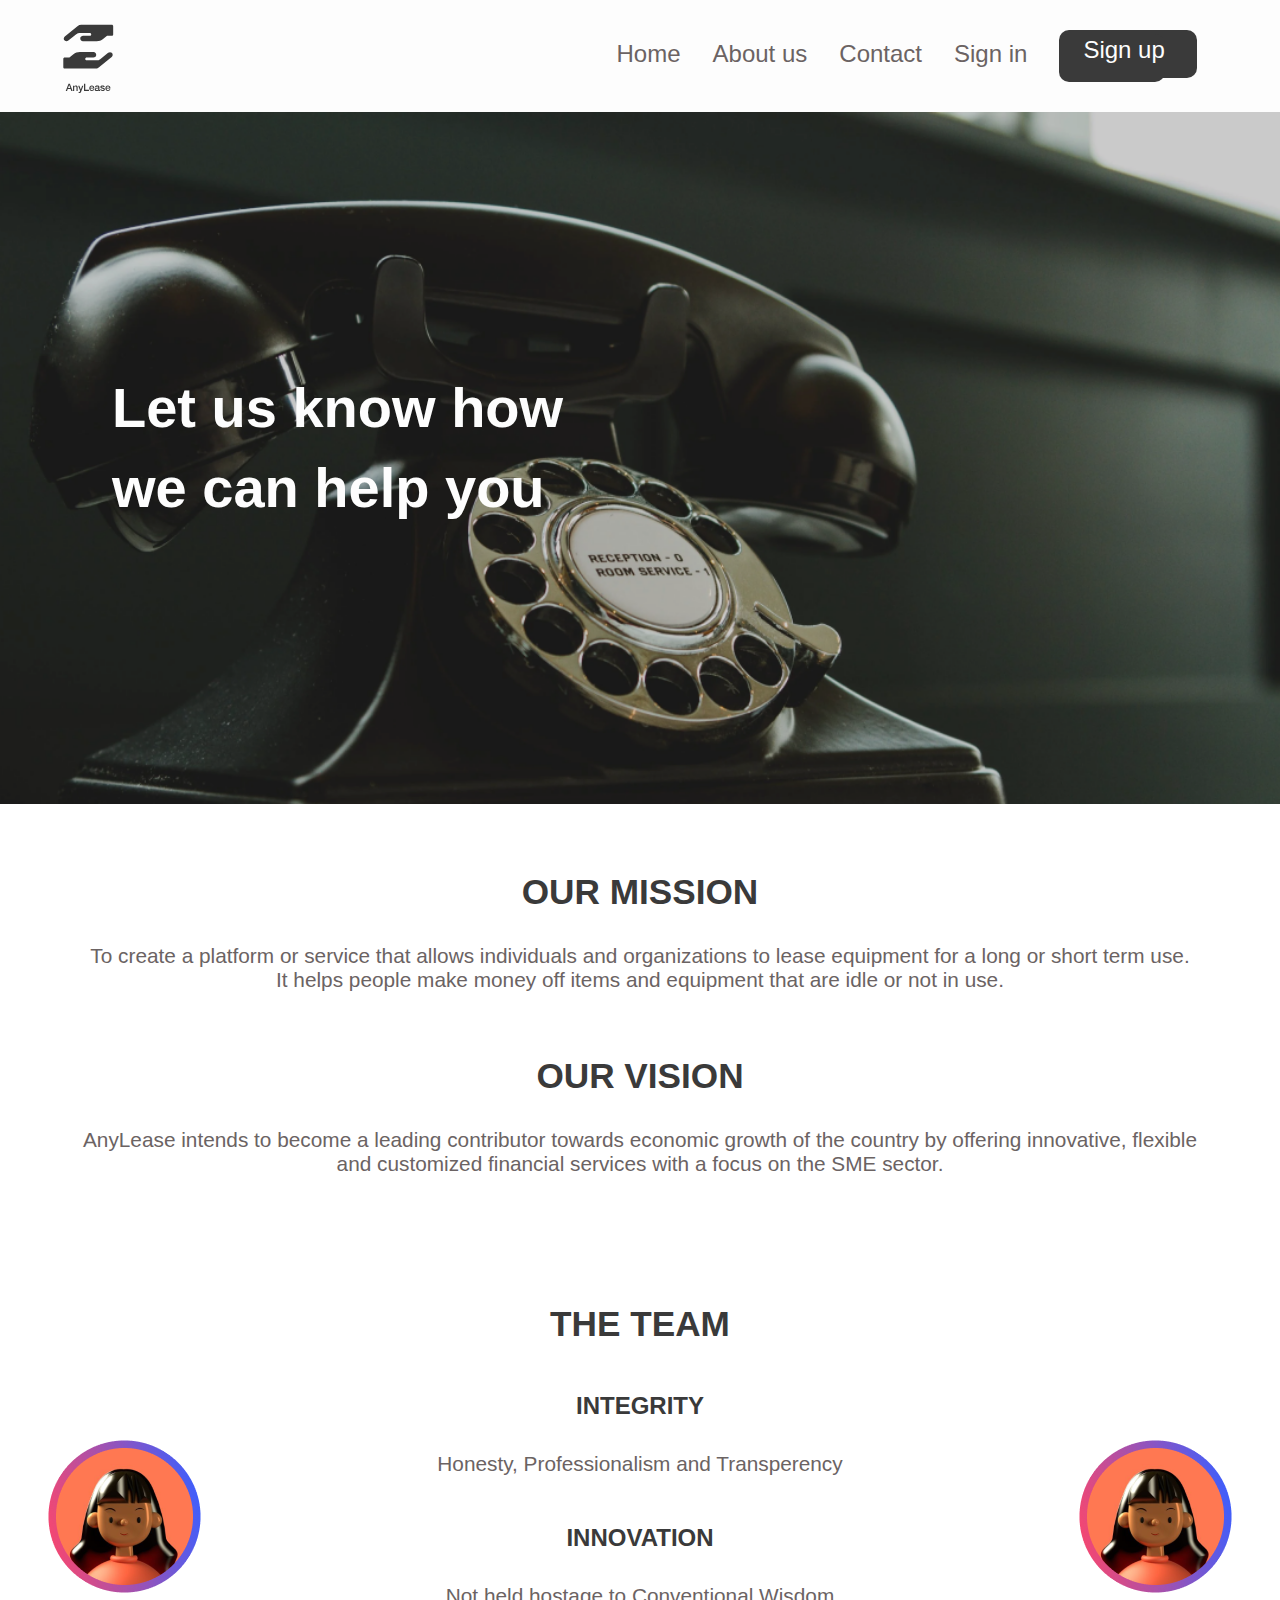
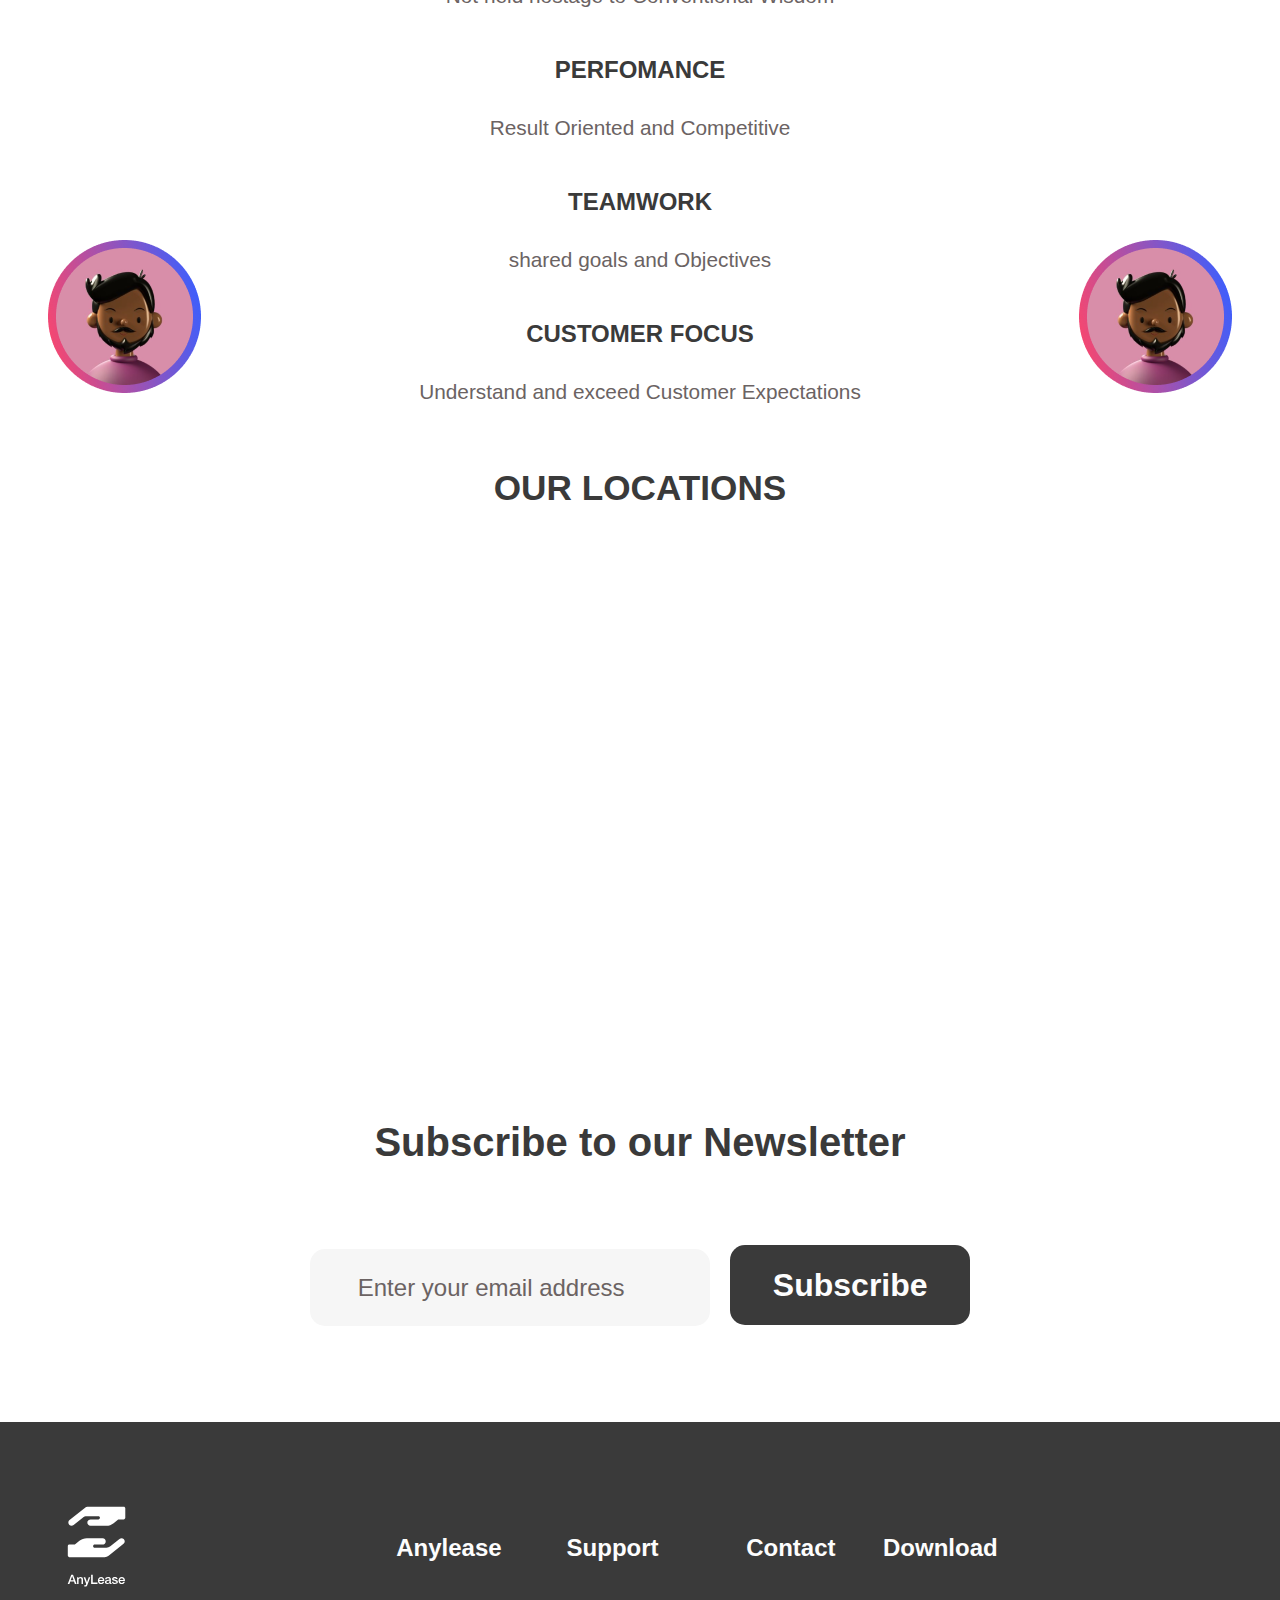
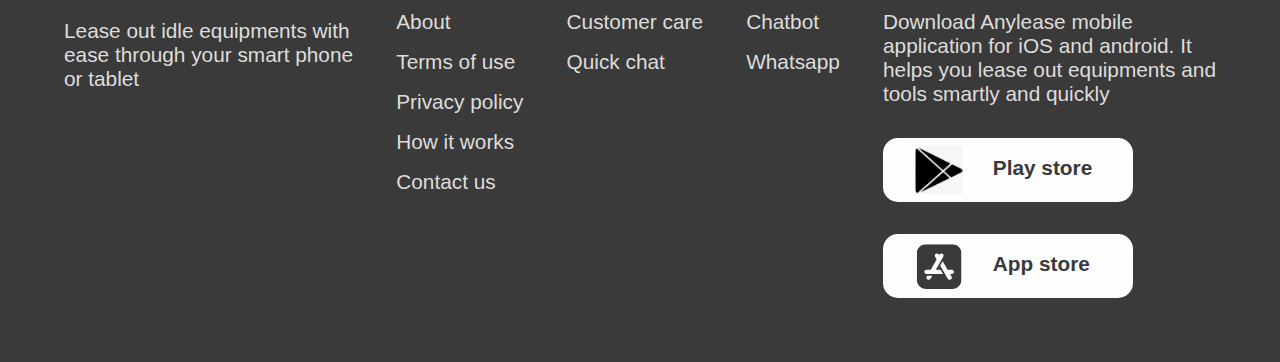
<file: about.html>
<!DOCTYPE html>
<html lang="en">
<head>
    <meta charset="UTF-8">
    <meta http-equiv="X-UA-Compatible" content="IE=edge">
    <meta name="viewport" content="width=device-width, initial-scale=1.0">
    <title>About us</title>
    <link rel="stylesheet" href="styles.css">
    <link rel="stylesheet" href="contact.css">
    <link rel="stylesheet" href="about.css">
</head>
<body>
    <header class="navigation">
        <a href="/index.html" class="logo"><img src="images/logo-dark.svg" alt="logo"></a>
        <input type="checkbox" class="toggle-menu">
        <div class="hamburger"></div>
        <nav class="navbar" id="navbar" >
            <a href="/index.html">Home</a>
            <a href="/about.html">About us</a>
            <a href="/contact.html">Contact</a>
            <a href="/signIn.html">Sign in</a>
            <div class="signup" id="signup"><a class="signup" href="/signUp.html" >Sign up</a></div>
        </nav> 
    </header>
    <section class="background">
        <h2>Let us know how <br>we can help you</h2>
        <img src="images/Contact.png" alt="telephone">
    </section>
    <section class="mission">
        <h2>OUR MISSION</h2>
        <p>To create a platform or service that allows individuals and organizations to lease equipment for a long or short term use. <br> It helps people make money off items and equipment that are idle or not in use.</p>
    </section>
    <section class="vision">
        <h2>OUR VISION</h2>
        <p>AnyLease intends to become a leading contributor towards economic growth of the country by offering innovative, flexible <br> and customized financial services with a focus on the SME sector.</p>
    </section>
    <section class="team">
        <h2>THE TEAM</h2>
        <h2>INTEGRITY</h2>
        <P>Honesty, Professionalism and Transperency</P>
        <h2>INNOVATION</h2>
        <P>Not held hostage to Conventional Wisdom</P>
        <h2>PERFOMANCE</h2>
        <P>Result Oriented and Competitive</P>
        <h2>TEAMWORK</h2>
        <P>shared goals and Objectives</P>
        <h2>CUSTOMER FOCUS</h2>
        <P>Understand and exceed Customer Expectations</P>
        <div class="team-images">
            <img class="img1" src="images/Ellipse 42.png" alt="">
            <img class="img2" src="images/Ellipse 42.png" alt="">
            <img class="img3" src="images/Ellipse 43.png" alt="">
            <img class="img4" src="images/Ellipse 43.png" alt="">
        </div>
    </section>
    <section class="location">
        <h2>OUR LOCATIONS</h2>
        
        <div class="mapouter">
            <div class="gmap_canvas">
                <iframe  id="gmap_canvas" src="https://maps.google.com/maps?q=lagos&t=&z=13&ie=UTF8&iwloc=&output=embed" frameborder="0" scrolling="no" marginheight="0" marginwidth="0"></iframe><style>.mapouter{position:relative;text-align:right;height:500px;width:600px;}</style><style>.gmap_canvas {overflow:hidden;background:none!important;height:500px;width:100vw;}</style>
            </div>
        </div>
    </section>

    <section class="newsletter">
        <div class="newsletter-text">
            <h2>Subscribe to our Newsletter</h2>
        </div>
        <form class="form">
            <input type="email" placeholder="Enter your email address" required>
            <button type="submit" class="btn">Subscribe</button>
        </form>
    </section>
    
    <footer >
        <div class="footer1" id="footerbox">
            <a href="index.html"><img src="images/logo - light.svg" alt="logo"></a>
            <p>Lease out idle equipments with <br> ease through your smart phone <br> or tablet</p>
            <div class="social">
                <a href="#"><i class="fab fa-linkedin-in"></i></a>
                <a href="#"><i class="fab fa-twitter"></i></a>
                <a href="#"><i class="fab fa-facebook-f"></i></a>
                <a href="#"><i class="fab fa-youtube"></i></a>
            </div> 
        </div>
        <div class="footer2" id="footerbox">
            <h2>Anylease</h2>
            <a href="#">About</a>
            <a href="#">Terms of use</a>
            <a href="#">Privacy policy</a>
            <a href="#">How it works</a>
            <a href="#">Contact us</a>
        </div>
        <div class="footer3" id="footerbox">
            <h2>Support</h2>
            <a href="#">Customer care</a>
            <a href="#">Quick chat</a>
        </div>
        <div class="footer4" id="footerbox">
            <h2>Contact</h2>
            <a href="#">Chatbot</a>
            <a href="#">Whatsapp</a>
        </div>
        <div class="footer5" id="footerbox">
            <h2>Download</h2>
            <p>Download Anylease mobile <br> application for iOS and android. It <br> helps you lease out equipments and <br> tools smartly and quickly</p>
            <a href="#"><img src="images/playstore-footer.jpg" alt="playstore"> <span>Play store</span></a>
            <a href="#"><img src="images/app-store-footer.svg" alt="app-store"> <span>App store</span></a>
        </div>
   </footer>
</body>
</html>
</file>
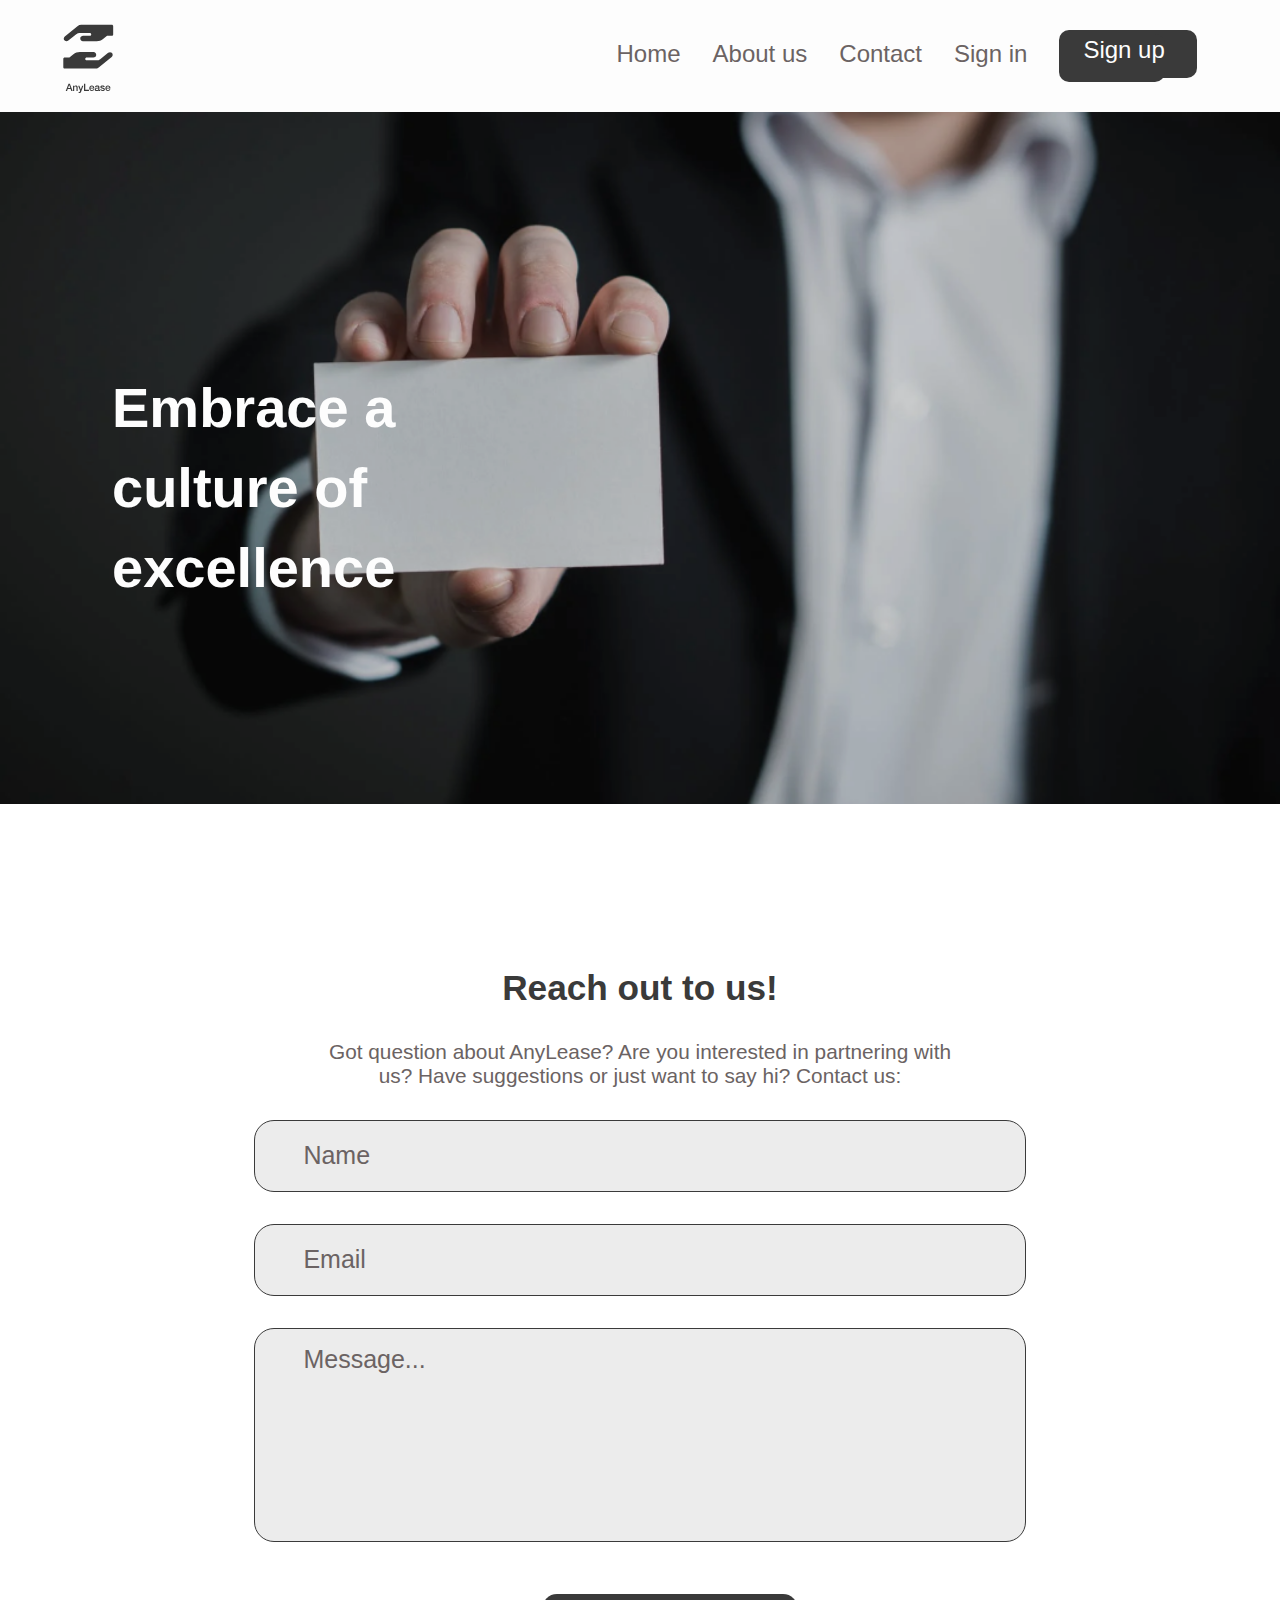
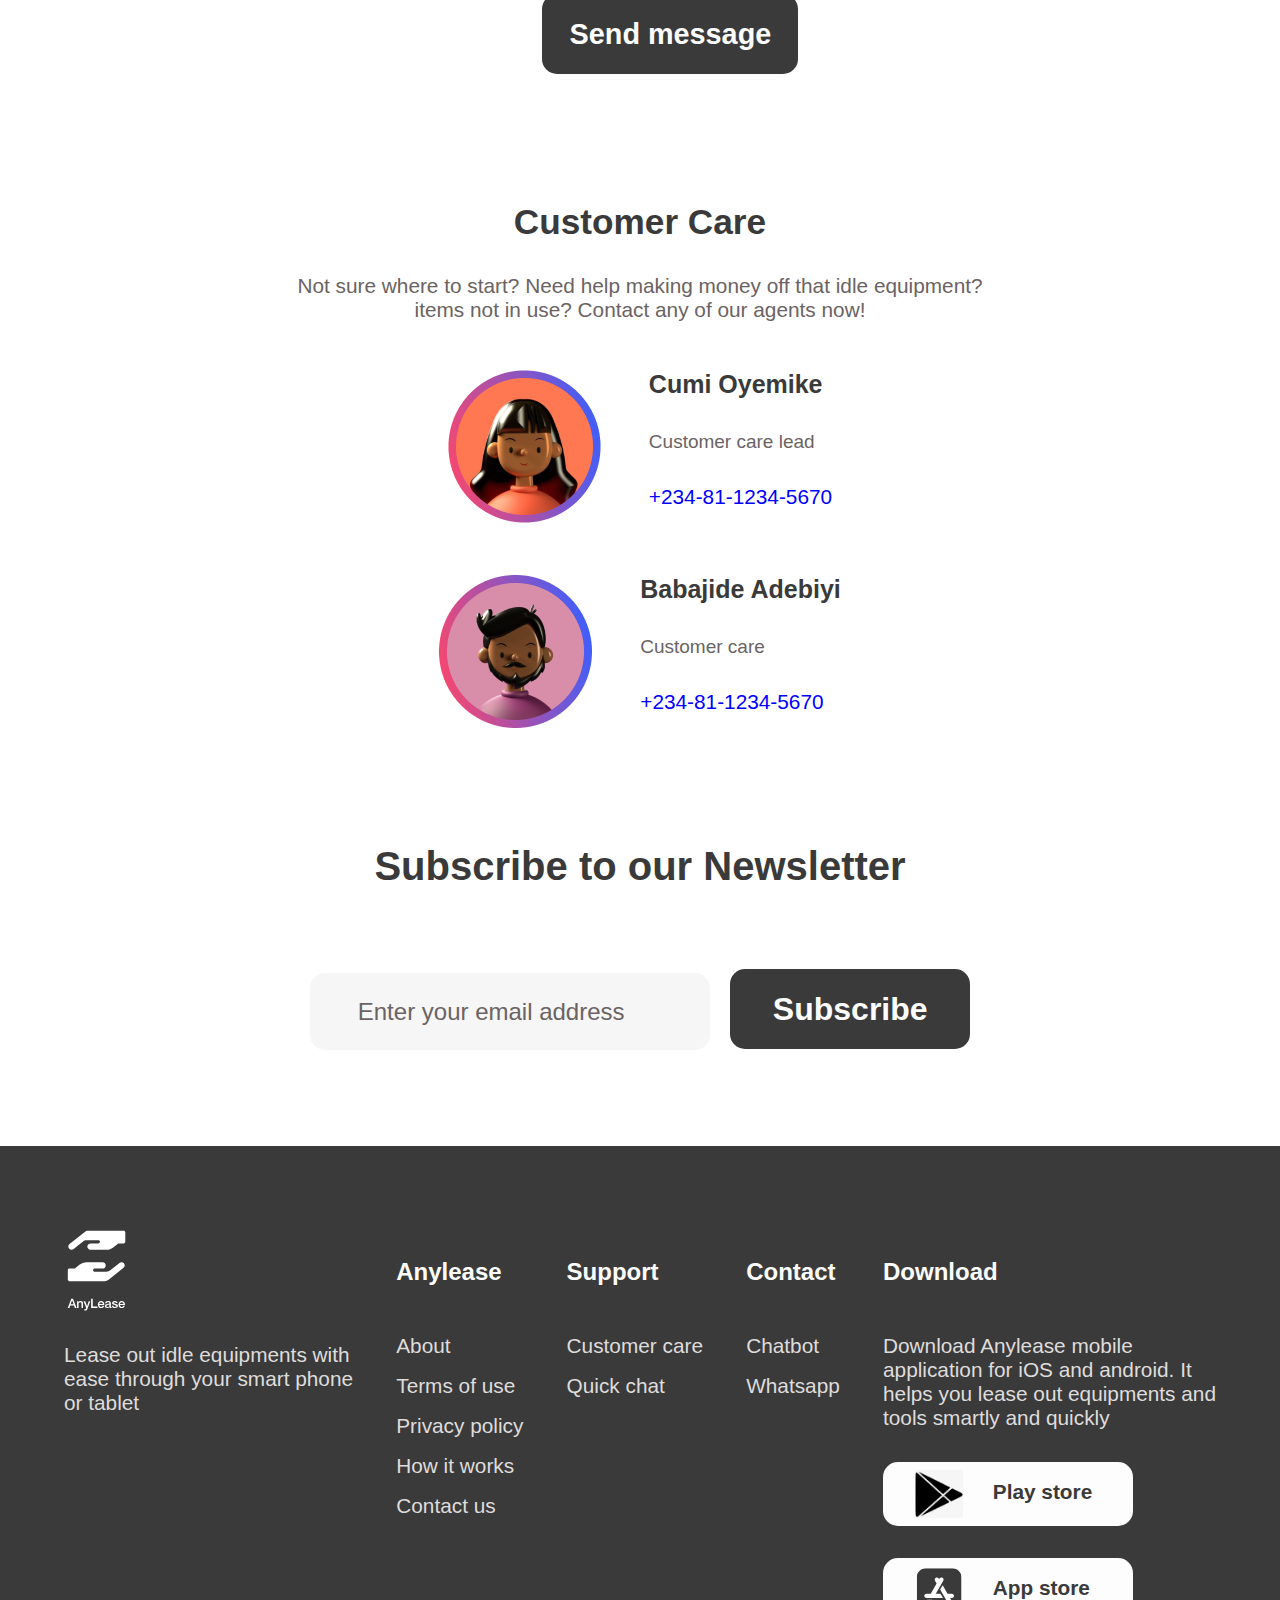
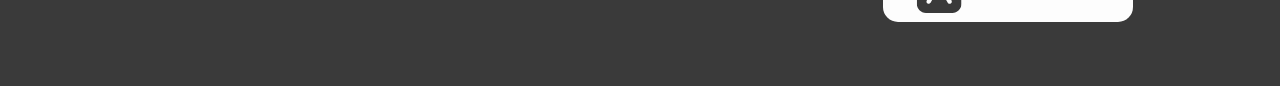
<file: contact.html>
<!DOCTYPE html>
<html lang="en">
<head>
    <meta charset="UTF-8">
    <meta http-equiv="X-UA-Compatible" content="IE=edge">
    <meta name="viewport" content="width=device-width, initial-scale=1.0">
    <title>Contact</title>
    <link rel="stylesheet" href="styles.css">
    <link rel="stylesheet" href="contact.css">
</head>
<body>
    <header class="navigation">
        <a href="/index.html" class="logo"><img src="images/logo-dark.svg" alt="logo"></a>
        <input type="checkbox" class="toggle-menu">
        <div class="hamburger"></div>
        <nav class="navbar" id="navbar" >
            <a href="/index.html">Home</a>
            <a href="/about.html">About us</a>
            <a href="/contact.html">Contact</a>
            <a href="/signIn.html">Sign in</a>
            <div class="signup" id="signup"><a class="signup" href="/signUp.html" >Sign up</a></div>
        </nav> 
    </header>
    <section class="background">
        <h2>Embrace a <br>culture of <br> excellence</h2>
        <img src="images/About.png" alt="">
    </section>
    <section class="reach">
        <h2>Reach out to us!</h2>
        <p>Got question about AnyLease? Are you interested in partnering with <br> us? Have suggestions or just want to say hi? Contact us:</p>
    
        <form>

            <div class="name">
                <input type="text" id="name" required minlength="5" placeholder="Name">
            </div>
            <div class="email">
                <input type="email" id="email" required placeholder="Email">
            </div>
            <div class="message">
                <textarea name="message" id="message" cols="60" rows="7" placeholder="Message..."></textarea>
            </div>
            <button type="submit">Send message</button>
        </form>
    </section>
    <section class="customer-care">
        <h2>Customer Care</h2>
        <p>Not sure where to start? Need help making money off that idle equipment? <br> items not in use? Contact any of our agents now!</p>
        <div class="rep">
            <div class="rep-img"><img src="images/Ellipse 42.png" alt="rep image"></div>
            <div class="rep-text">
                <h4>Cumi Oyemike</h4>
                <p>Customer care lead</p>
                <p>+234-81-1234-5670</p>
            </div>
        </div>
        <div class="rep">
            <div class="rep-img"><img src="images/Ellipse 43.png" alt="rep image"></div>
            <div class="rep-text">
                <h4>Babajide Adebiyi</h4>
                <p>Customer care </p>
                <p>+234-81-1234-5670</p>
            </div>
        </div>
        
    </section>

    <section class="newsletter">
        <div class="newsletter-text">
            <h2>Subscribe to our Newsletter</h2>
        </div>
        <form class="form">
            <input type="email" placeholder="Enter your email address" required>
            <button type="submit" class="btn">Subscribe</button>
        </form>
    </section>
    <footer >
        <div class="footer1" id="footerbox">
            <a href="index.html"><img src="images/logo - light.svg" alt="logo"></a>
            <p>Lease out idle equipments with <br> ease through your smart phone <br> or tablet</p>
            <div class="social">
                <a href="#"><i class="fab fa-linkedin-in"></i></a>
                <a href="#"><i class="fab fa-twitter"></i></a>
                <a href="#"><i class="fab fa-facebook-f"></i></a>
                <a href="#"><i class="fab fa-youtube"></i></a>
            </div> 
        </div>
        <div class="footer2" id="footerbox">
            <h2>Anylease</h2>
            <a href="#">About</a>
            <a href="#">Terms of use</a>
            <a href="#">Privacy policy</a>
            <a href="#">How it works</a>
            <a href="#">Contact us</a>
        </div>
        <div class="footer3" id="footerbox">
            <h2>Support</h2>
            <a href="#">Customer care</a>
            <a href="#">Quick chat</a>
        </div>
        <div class="footer4" id="footerbox">
            <h2>Contact</h2>
            <a href="#">Chatbot</a>
            <a href="#">Whatsapp</a>
        </div>
        <div class="footer5" id="footerbox">
            <h2>Download</h2>
            <p>Download Anylease mobile <br> application for iOS and android. It <br> helps you lease out equipments and <br> tools smartly and quickly</p>
            <a href="#"><img src="images/playstore-footer.jpg" alt="playstore"> <span>Play store</span></a>
            <a href="#"><img src="images/app-store-footer.svg" alt="app-store"> <span>App store</span></a>
        </div>
   </footer>
</body>
</html>
</file>
<file: styles.css>
*{
    margin: 0;
    padding: 0;
    box-sizing: border-box;
    font-family: Arial, Helvetica, sans-serif;
}
header{
    
    position: sticky;
    top:0; left: 0; right:0;
    background: #fdfdfd;
    z-index: 1000;
    padding:2rem 9%;
    padding-left: 3rem;
    display: flex;
    align-items: center;
    justify-content: space-between;
    height: 7rem;
}

  
header .logo img{
    width: 5rem;
    height: 5rem; 
    
}


header .navbar a{
    font-size: 1.5rem;
    margin-right: 2rem;
    text-decoration: none;
    color: #6b6363;
    margin-top: 1rem;
}
header .navbar{
    position: relative;
    right: -2rem;
    display: flex;
    flex-direction: row;
    height: 4rem;
    
}
header .navbar a:hover{
    text-decoration: underline;
    color: #3a3a3a;
}
header .navbar .signup {
    background: #3a3a3a;
    height: 3rem;
    display: flex;
    justify-content: center;
    align-items: center;
    margin-top: 0.4rem;
    border-radius: 10px;
    
    
}
header .navbar .signup a{
    color: #fdfdfd;
    padding-left: 1.5rem;
    padding-bottom: 1rem;
    
}
header .navbar .signup a:hover{
    width: 7rem;
    text-decoration: none;
}
.hamburger{
    position: relative;
    width: 15px;
    height: 4px;
    background: #3a3a3a;
    cursor: pointer;
    z-index: 2;
    transition: 0.3s;
    border-radius: 10px;
}
.hamburger:before,
.hamburger:after{
    content: "";
    position: absolute;
    height: 4px;
    right: 0;
    background: #3a3a3a;
    border-radius: 10px;
    transition: 0.3s;
}
.hamburger:before{
    top: -10px;
    width: 25px;
}
.hamburger:after{
    top: 10px;
    width: 25px;
    
}
header .toggle-menu{
    position: absolute;
    margin-left: 16rem;
    width: 80px;
    height: 100%;
    z-index: 3;
    cursor: pointer;
    opacity: 0;
}
.hamburger,
.toggle-menu{
    display: none;
} 
.navigation input:checked ~ .hamburger{
    background: transparent;
}
.navigation input:checked ~ .hamburger:before{
    top: 0;
    transform: rotate(-45deg);
    width: 25px;
}
.navigation input:checked ~ .hamburger:after{
    top: 0;
    transform: rotate(45deg);
    width: 25px;
}
.navigation input:checked ~ #navbar{
    right: 0;
}
.background{
    width: 100vw;
    display: inline;
     
}
.background img:first-of-type{
    width: 100%;
    z-index: -8;
}


.background h2{
    position: absolute;
    margin-top: 2rem;
    color: #fdfdfd;
    font-weight: 600;
    font-size: 3.5rem;
    margin-top: 10rem;
    margin-left: 4rem;
    line-height: 5rem;
    
}

.do-text{
    text-align: center;
    margin-top: 5rem;

}
.do-text h2{
    font-weight: 600;
    color: #3a3a3a;
    font-size: 3.5rem;
    
}
.do-text p{
    color: #6b6363;
    font-size: 1.5rem; 
    margin-top: 1.5rem;
}

.cards{
    display: flex;
    flex-direction: row;
    flex-wrap: wrap;
    justify-content: space-evenly;
    margin-top: 3rem;
    margin-left: 4rem;
    margin-right: 4rem;
    margin-bottom: 3rem;
}
.cards .card1{
    background: #fdfdfd;
    border: 1px solid white;
    box-shadow: 0 0 7px 0 #979797;
    width: 22rem;
    height: 30rem;
    display: flex;
    flex-direction: column;
    text-align: center;
    
}

.cards .card1 .cards-text{
    font-family: Arial, Helvetica, sans-serif;
    margin-bottom: 6rem;
}
.cards .card1 .cards-text h2{
    font-size: 2rem;
    margin-bottom: 2rem;
    color: #3a3a3a;
}
.cards .card1 .cards-text p{
    color: #6b6363;
    font-size: 1.3rem;
}
.download{
    display: flex;
    flex-direction: row;
    flex-wrap: wrap;
    justify-content: space-evenly;
    font-family: Arial, Helvetica, sans-serif;
    margin-top: 5rem;
}
.download .img-container img{
    height: 40rem;
    margin-left: -7rem;
}
.download .download-text{
    position: relative;
    display: flex;
    flex-direction: column;
    justify-content: center;
    align-items: center;
    margin-left: -10rem;
}
.download .download-text h2{
    color: #3a3a3a;
    font-size: 2.5rem;
    font-weight: 600;
    margin-left: -12.8rem;
}
.download .download-text p{
    margin-top: 3rem;
    color: #6b6363;
    font-size: 1.5rem;
    font-weight: 400;
    line-height: 2.5rem;
}
.download .download-text a{
    display: flex;
    justify-content: space-between;
    background: #3a3a3a;
    width: 70%;
    margin-left: -7rem;
    margin-top: 2rem;
    border-radius: 15px;
    padding: 2rem;
    text-decoration: none;
    color: #fdfdfd;
}
.download .download-text a:first-of-type{
    margin-top: 4rem;
}
.download .download-text span{
    font-size: 2rem;
    font-weight: 600;
    display: flex;
    justify-content: center;
    align-items: center;
    
}
.download .download-text a:hover{
    width: 80%;
}
.newsletter{
    display: flex;
    justify-content: center;
    align-items: center;
    flex-direction: column;
    margin-top: 7rem;
}
.newsletter h2{
    color: #3a3a3a;
    font-size: 2.5rem;
    font-weight: 600;
}
.newsletter form{
    margin-top: 2rem;
}
.newsletter form input{
    width: 25rem;
    height: 4.8rem;
    background: #f6f6f6;
    outline: none;
    border-radius: 15px;
    border: none;
}
.newsletter .form .btn{
    width: 15rem;
    height: 5rem;
    margin-left: 1rem;
    color: #fdfdfd;
    background: #3a3a3a;
    font-size: 2rem;
    font-weight: 600;
    border-radius: 15px;
    cursor: pointer;
    border: none;
}
.newsletter .form input::placeholder{
    font-family: Arial, Helvetica, sans-serif;
    font-size: 1.5rem;
    font-weight: 400;
    padding: 2rem;
}
.newsletter .form input[type="email"]{
    font-size:1.5rem;
    font-weight: 400;
    font-family: Arial, Helvetica, sans-serif;
    color: #3a3a3a;
    padding-left: 1rem;
}
.newsletter .form .btn:hover{
    font-size: 2.3rem;
}

footer{
    display: flex;
    flex-direction: row;
    flex-wrap: wrap;
    justify-content: space-between;
    background: #3a3a3a;
    margin-top: 6rem;
    padding: 4rem;

}
#footerbox{
    display: flex;
    flex-direction: column;
}
.footer1 img{
    width: 4rem;
    height: 6rem;
}
.footer2, .footer3, .footer4{
    margin-top: 3rem;
}
#footerbox h2{
    color: #fdfdfd;
    margin-bottom: 2rem;
    
}
#footerbox p, a{
    color: #dfdcdc;
    margin-top: 1rem;
    text-decoration: none;
    font-size: 1.3rem;
    font-weight: 400;    
}
#footerbox a:hover{
    color: #fdfdfd;
    text-decoration: underline;
}
.social{
    margin-top: 5rem;
}
.social a{
    margin-right: 1rem;
    font-size: 2rem;
    color: #fdfdfd;
}
.social a:hover{
    border: 1px solid #fdfdfd;
    border-radius: 100%;
}
@media screen and (max-width:320px) {
    
}

@media screen and (max-width:498px) {
    body{
        margin-right: 2rem !important;
    }
    .hamburger,
    .toggle-menu{
        display: block;
    }
    .toggle-menu{
        margin-left: 12rem !important;
    }
    header{
        height: 2rem;
        width: 100vw;
    }
    header .navbar{
        justify-content: center;
        flex-direction: column;
        align-items: center;
        position: fixed;
        background: #fdfdfd;
        right: -500px;
        height: 20rem;
        width: 100vw;
        margin-top: 10rem;
    }
    header .navbar a{
        font-size: 1rem;
        margin-right: 0rem;
        text-decoration: none;
        color: #6b6363;
        margin-top: 1rem;
        text-align: center;
        
    }
    
    header .navbar .signup {
        height: 3rem;
        margin-top: 0.6rem;
        border-radius: 10px;
        padding: 2px;
        margin-right: 2.5rem;
    }
    header .navbar .signup a{
        color: #fdfdfd;
        padding-left: 0rem;
        padding-bottom: 1rem;
       margin-left: 2rem;     
    }
    header .logo img{
        width: 2rem;
        margin-left: -1rem;
    }
    .background img:first-of-type{
        width: 100vw;
        height: 15rem;
    }
    
    .background h2{
        width: 100%;
        font-weight: 20;
        font-size: 26px !important;
        line-height: 2rem;
        left: -8rem;
        text-align: center;
        
    }
    .do-text{
        text-align: center;
        margin-top: 5rem;  
    }
    .do-text h2{
        font-weight: 600;
        font-size: 2.1rem !important;
    }
    .do-text p{
        color: #6b6363;
        font-weight: normal;
        font-size: 1.3rem !important; 
        margin-top: 1.5rem;
    }
    .cards .card1{
        width: 17rem;
        height: 25rem;
        margin-bottom: 2rem;
        padding: 2px;
        margin-right: -2em !important;
    }
    .cards .card1 .cards-text{
        font-family: Arial, Helvetica, sans-serif;
        margin-bottom: 2rem;
    }
    .cards .card1 .cards-text h2{
        font-size: 1rem !important;
        margin-bottom: 1.5rem !important;
        
    }
    .cards .card1 .cards-text p{
        font-size: 1rem !important;
    }
    .cards #card-img{
        margin-left: 3.5rem !important;
    }
    .download{
        margin-top: -3rem;
    }
    
    .download .img-container img{
        height: 20rem;
        margin-left: -4rem !important;
    }
    .download .download-text h2{
        margin-left: 5.5rem !important;
        font-size: 1.7rem;
    }
    .download .download-text p{
        /* margin-left: 10rem; */
        text-align: center;
        font-size: 1.3rem;
    }
    .download .download-text a{
        width: 50%;
        height: 2rem;
        margin-top: 2.3rem;
        margin-left: 4rem !important;
    }
    .download .download-text a img{
        width: 2rem;
        height: 2rem;
        margin-top: -1rem;
        margin-left: -1rem !important;
    }  
    .download .download-text span{
        font-size: 1rem !important;
    }
    .download .download-text a:hover{
        width: 70%;
    }
    .newsletter{
        margin-left: 4px;
    }
    
    .newsletter h2{
        font-size: 1.3rem !important;
    }
    .newsletter form{
        margin-top: 2rem;
        padding-left: px;
    }
    .newsletter form input{
        width: 11rem !important;
        height: 3rem !important;
    }
    .newsletter .form .btn{
        width: 7rem !important;
        height: 3rem !important;
        margin-left: 4px !important;
        font-size: 1rem !important;
    }
    .newsletter .form input::placeholder{
        font-size: 0.8rem !important;
        padding: 4px;
    }
    .newsletter .form input[type="email"]{
        font-size: 1rem !important ;
        padding-left: 4px !important;
    }
   
    
    footer{
        width: 100vw !important;
        display: flex;
        justify-content: center;
        align-items: center;
        flex-direction: column;
        
    
    }
    #footerbox {
        display: flex;
        flex-direction: column;
        text-align: center;
    }
    
    
    
}

@media screen and (max-width: 800px)  {
     header .navbar a {
        font-size: 1rem;
    }
    .background h2 {
        margin-top: 5.5rem;
        text-align: center;
        margin-left: 8rem;
    }
     
    .cards .card1 {
        margin: 1.5rem auto;
        
    }
    .download .img-container img{
        margin-left: -0.5rem;
    }
    .download .download-text h2 {
       margin-left: 2.1rem;
    }
    .download .download-text p {
        margin-left: 6rem;
        font-size: 1rem;
    }
    .download .download-text a {
        margin-left: 4.5rem;
        width: 14,5rem !important;
    }
    .download .download-text a span{
        font-size: 1.5rem;
    }
    .download .download-text a:first-of-type {
        margin-top: 1.8rem;
    }
    
}
@media screen and (max-width: 1040px) {
    
    header{
        padding:2rem 9%;
        padding-left: 3rem;
        
        height: 6rem;
    }
    
      
    header .logo img{
        width: 4rem;
        height: 4rem; 
        
    }
    
    
    header .navbar a{
        font-size: 1.3rem;
        margin-right: 1.8rem;
    }
   
    
    header .navbar .signup {
        height: 2.7rem;
       
        
    }
    header .navbar .signup a{
        padding-bottom: 0.5rem;
      
    }
    
    
    .background h2{
        font-size: 3rem;
       
    }
    
    .do-text h2{
        font-size: 3rem;
        
    }
    .do-text p{
        color: #6b6363;
        font-size: 1.5rem; 
        margin-top: 1.5rem;
    }
    
    .cards{
        display: flex;
        flex-direction: row;
        justify-content: space-evenly;
        margin-top: 3rem;
        margin-left: 4rem;
        margin-right: 4rem;
        margin-bottom: 3rem;
    }
    .cards .card1{
        width: 17rem;
        height: 23rem;
        
        
    }
    .cards .card1 #card-img{
        left: -2rem;
    }
    
    .cards .card1 .cards-text{
        margin-bottom: 4rem;
    }
    .cards .card1 .cards-text h2{
        font-size: 1.5rem;
        margin-bottom: 1.8rem;
    }
    .cards .card1 .cards-text p{
        font-size: 1rem;
    }
    .download{
        margin-left: 5rem;
    }

    .newsletter h2{
        font-size: 2.2rem;
        font-weight: 600;
    }
   
    .newsletter form input{
        width: 22rem;
        height: 4.6rem;
        
    }
    .newsletter .form .btn{
        width: 12rem;
        height: 4.6rem;
        margin-left: 1rem;
        font-size: 1.5rem;
        
    }
    .newsletter .form input::placeholder{
        font-size: 1.5rem;
    }
    .newsletter .form input[type="email"]{
        font-size:1.2rem;
    }
    .newsletter .form .btn:hover{
        font-size: 2rem;
    }
    
    footer{
        padding: 2rem;
    
    }
    
    .footer1 img{
        width: 3rem;
        height: 5rem;
    }
    .footer2, .footer3, .footer4{
        margin-top: 3rem;
    }
    #footerbox h2{
        margin-bottom: 1.5rem;
        font-size: 1.3rem;
    }
    #footerbox p, a{
        font-size: 1rem;    
    }
    
    .social{
        margin-top: 4rem;
    }
    .social a{
        margin-right: 1rem;
        font-size: 1.7rem;
    }
    
}
</file>
<file: contact.css>
.background h2{
    margin-top: 14rem;
}
.reach{
    margin-top: 10rem;
    display: flex;
    justify-content: center;
    align-items: center;
    flex-direction: column;
}
.reach h2{
    color: #3a3a3a;
    font-size: 2.2rem;
}
.reach p{
    color: #6b6363;
    margin-top: 2rem;
    font-size: 1.3rem;
    font-weight: 400;
    text-align: center;
}
form{
    margin-top: 2rem;
}
form #name, #email{
    width: 48.2rem;
    height: 4.5rem;
    margin-bottom: 2rem;
    border-radius: 20px;
    border: 1px solid #3a3a3a;
    background: #ececec;
    outline: none;
} 

form #message{
    border-radius: 20px;
    border: 1px solid #3a3a3a;
    background: #ececec;
    outline: none;
    resize: none;
    padding-left: 3rem;
    padding-top: 1rem;
    font-family: Arial, Helvetica, sans-serif;
    color: #3a3a3a;
    font-size: 1.5rem;
}
form input::placeholder, textarea::placeholder{
    font-size: 25px;
    color: #6b6363;
    
}
form input[type="text"]{    
    font-size:1.5rem;
    font-weight: 400;
    font-family: Arial, Helvetica, sans-serif;
    color: #3a3a3a;
    padding-left: 3rem;
}
form input[type="email"]{    
    font-size:1.5rem;
    font-weight: 400;
    font-family: Arial, Helvetica, sans-serif;
    color: #3a3a3a;
    padding-left: 3rem;
}

form button{
    margin-top: 3rem;
    width: 16rem;
    height: 5rem;
    color: #fdfdfd;
    background: #3a3a3a;
    font-size: 1.8rem;
    font-weight: 600;
    border-radius: 15px;
    cursor: pointer;
    border: none;
    margin-left: 18rem;
}
form button:hover{
    width: 18rem;
    margin-left: 17.5rem;
}
.customer-care{
    margin-top: 8rem;
    display: flex;
    justify-content: center;
    align-items: center;
    flex-direction: column;
}
.customer-care h2{
    color: #3a3a3a;
    font-size: 2.2rem;
}
.customer-care p{
    color: #6b6363;
    margin-top: 2rem;
    font-size: 1.3rem;
    font-weight: 400;
    text-align: center;
}
.customer-care .rep{
    display: flex;
    flex-direction: row;
    margin-top: 3rem;
}
.rep .rep-text{
    margin-left: 3rem;
    display: flex;
    flex-direction: column;
    align-items: flex-start;
}
.rep-text h4{
    font-size: 25px;
    color: #3a3a3a;
}
.rep-text p:first-of-type{
    font-size: 19px;
    color: #6b6363;
}
.rep-text p:last-of-type{
    color: blue;
}
footer{
    display: flex;
    flex-direction: row;
}
.footer5{
    margin-top: 3rem;
}

.footer5 a{
    background: #fdfdfd;
    width: 75%;
    height: 4rem;
    border-radius: 15px;
    margin-top: 2rem; 
}
.footer5 a:hover{
    width: 85%;
    margin-left: -1rem;
}
.footer5 a img{
    width: 3rem;
    height: 3rem;
    margin-left: 2rem;
    margin-top: 0.5rem;
}
.footer5 a span{
    position: relative;
    color: #3a3a3a;
    font-weight: 600;
    margin-left: 1.5rem;
    bottom: 1.2rem;
}
@media screen and (max-width:1440px) {
    .background h2{
        margin-top:16rem;
        margin-left: 7rem;
    }
    form #message{
        width: 48.2rem;
    }
}
@media screen and (max-width:800px) {
    .background h2{
        margin-top: 9rem !important;
        font-size: 2.5rem;
        line-height: 3rem;
        text-align: start;
        margin-left: 2rem !important;
    }
    form #name, #email{
        width: 45rem;
        height: 4rem;
        
        
    } 
    form #message{
        width: 45rem;
        
    }
    form button{
        margin-top: 3rem;
        width: 16rem;
        height: 5rem;
        font-size: 1.7rem;
        margin-left: 15rem;
    }
    form button:hover{
        width: 18rem;
        margin-left: 13.5rem;
    }
    footer{
        display: flex;
        justify-content: space-between;
        flex-direction: row;
        width: 100vw;
    }
    .footer5{
        margin-top: 3rem;
    }
    
    .footer5 a{
        background: #fdfdfd;
        width: 70%;
        height: 3.5rem;
        margin-top: 2rem; 
    }
    .footer5 a:hover{
        width: 80%;
        margin-left: -1rem;
    }
    .footer5 a img{
        width: 2.5rem;
        height: 2.5rem;
        margin-left: 1rem;
        margin-top: 0.3rem;
    }
    .footer5 a span{
        
        margin-left: 1rem;
        bottom: 1rem;
    }
}
@media screen and (max-width:498px) {
    
    header{
        position: sticky;
    }
    .background h2{
        position: absolute;
        margin-top: 4rem !important;
        width: 200px;
        left: 5rem!important;
    }
    .reach h2{
        font-size: 1.8rem;
    }
    .reach p{
        font-size: 1rem;
        padding-left: 20px;
    }
    .reach form{
        display: flex;
        justify-content: center;
        align-items: center;
        flex-direction: column;
        padding-left: 1rem;
        width: 100vw !important;
        
    }
    form #name, #email{
        width: 20rem !important;
        height: 3rem ;
        left: 0;
        
    } 
    form #message{
        width: 20rem !important;
        border-radius: 20px;
        padding-left: 2rem;
        font-size: 1rem;
    }
    form button{
        margin-left: -1rem !important;
        width: 10rem !important;
        height: 3rem !important;
        font-size: 1rem !important;
    }
    form button:hover{
        width: 12rem;
        margin-left: -2rem;
    }
    form input::placeholder, textarea::placeholder{
        font-size: 20px;
        
        
    }
    form input[type="text"]{    
        font-size:1rem;
        padding-left: 2rem;
    }
    form input[type="email"]{    
        font-size:1rem;
        padding-left: 2rem;
    }
    .customer-care h2{
        font-size: 1.8rem;
    }
    .customer-care p{
        font-size: 1rem;
        margin-left: 10px !important;
        text-align: center !important;
    }
    .customer-care .rep{
        display: flex;
        flex-direction: column;
        justify-content: center;
        align-items: center; 
    }
    .customer-care .rep-text{
        display: flex;
        justify-content: center;
        text-align: start !important;
        margin-top: 1rem;
        margin-left: 0 !important;
    }
    .rep-text h4{
        font-size: 20px;

    }
    .rep-text p:first-of-type{
        font-size: 15px;
        margin-left: 0 !important;
        
    }
    .rep-text p:last-of-type{
        margin-left: 0 !important;
        font-size: 15px;
        margin-left: -1rem;
    }
    .rep .rep-img img{
        width: 6rem;
    }
    
   footer{
       display: flex;
       justify-content: center;
       flex-direction: column !important;
   }
   .footer5 a{
        width: 75%;
        height: 3rem;
        margin-left: 2.5rem; 
    }
    .footer5 a:hover{
        width: 85%;
        margin-left: 2.2rem !important;
    }
    .footer5 a img{
        width: 2rem;
        height: 2rem;
        margin-left: 1rem;
        margin-top: 0.5rem;
    }
    .footer5 a span{
        margin-left: 1rem;
        bottom: 0.7rem;
    
    }
}
</file>
<file: about.css>
body{
    z-index: -1;
    overflow-x: hidden;
}
.mission, .vision{
    margin-top: 4rem;
    display: flex;
    justify-content: center;
    text-align: center;
    flex-direction: column;
}
.mission h2, .vision h2{
    color: #3a3a3a;
    font-size: 2.2rem;
}
.mission p, .vision p{
    color: #6b6363;
    margin-top: 2rem;
    font-size: 1.3rem;
    font-weight: 400;
}
.team{
    margin-top: 8rem;
    text-align: center;
}
.team h2:first-of-type{
 font-size: 2.2rem;
}
.team h2{
    color: #3a3a3a;
    font-size: 1,6rem;
    margin-top: 3rem;
}
.team p{
    color: #6b6363;
    margin-top: 2rem;
    font-size: 1.3rem;
    font-weight: 400;
}
.team-images .img1{
    position: absolute;
    top: 90rem;
    left: 3rem;
    
}
.team-images .img2{
    position: absolute;
    top: 90rem;
    right: 3rem;
}
.team-images .img3{
    position: absolute;
    top: 115rem;
    left: 3rem;
}
.team-images .img4{
    position: absolute;
    top: 115rem;
    right: 3rem;
}
.location{
    margin-top: 4rem;
}
.location h2{
    color: #3a3a3a;
    font-size: 2.2rem;
    text-align: center;
}
iframe{
    display: flex;
    justify-content: center;
    margin-top: 3rem;
    width: 100vw;
    height: 30rem;
    overflow-x: hidden;
    margin-right: rem;
}
@media screen and (max-width:800px) {
    header{
        position: sticky !important;
    }
    .background h2{
        margin-top: 8rem;
    }
    .mission h2, .vision h2{
        font-size: 2rem;
    }
    .mission p, .vision p{
        font-size: 1rem;
    }
    .team h2:first-of-type{
        font-size: 2rem;
    }
    .team h2{
        font-size: 1.2rem;
    }
    
    .team-images img{
        width: 7rem;
    }
    .team-images .img1{
        top: 70rem;
        left: 2rem;
        
    }
    .team-images .img2{
        position: absolute;
        top: 70rem;
        right: 2rem;
    }
    .team-images .img3{
        position: absolute;
        top: 95rem;
        left: 2rem;
    }
    .team-images .img4{
        position: absolute;
        top: 95rem;
        right: 2rem;
    }
    footer{
        width: 100vw;
    }
}

@media screen and (max-width:498px) {
    
    header{
        position: sticky !important;
    }
    .background h2{
        margin-top: 6rem;
        margin-left: 7rem !important;
        width: 60%;
        left: 0 !important;
        
    }
    .mission, .vision{
        padding-left: 1rem;
    }
    .mission h2, .vision h2{
        font-size: 1.5rem;
    }
    .mission p, .vision p{
        font-size: 1rem;
    }
    .team h2:first-of-type{
        font-size: 1.5rem;
    }
    .team h2{
        font-size: 1.2rem;
    }
    .team p{
        font-size: 1rem;
    }
    .team img{
        display: none;
    }
    .location h2{
        font-size: 1.5rem;
    }
    .location .mapouter{
        width: 100vw;
    }
    footer{
        display: flex;
        justify-content: center;
        flex-direction: column;
    }
}
</file>
